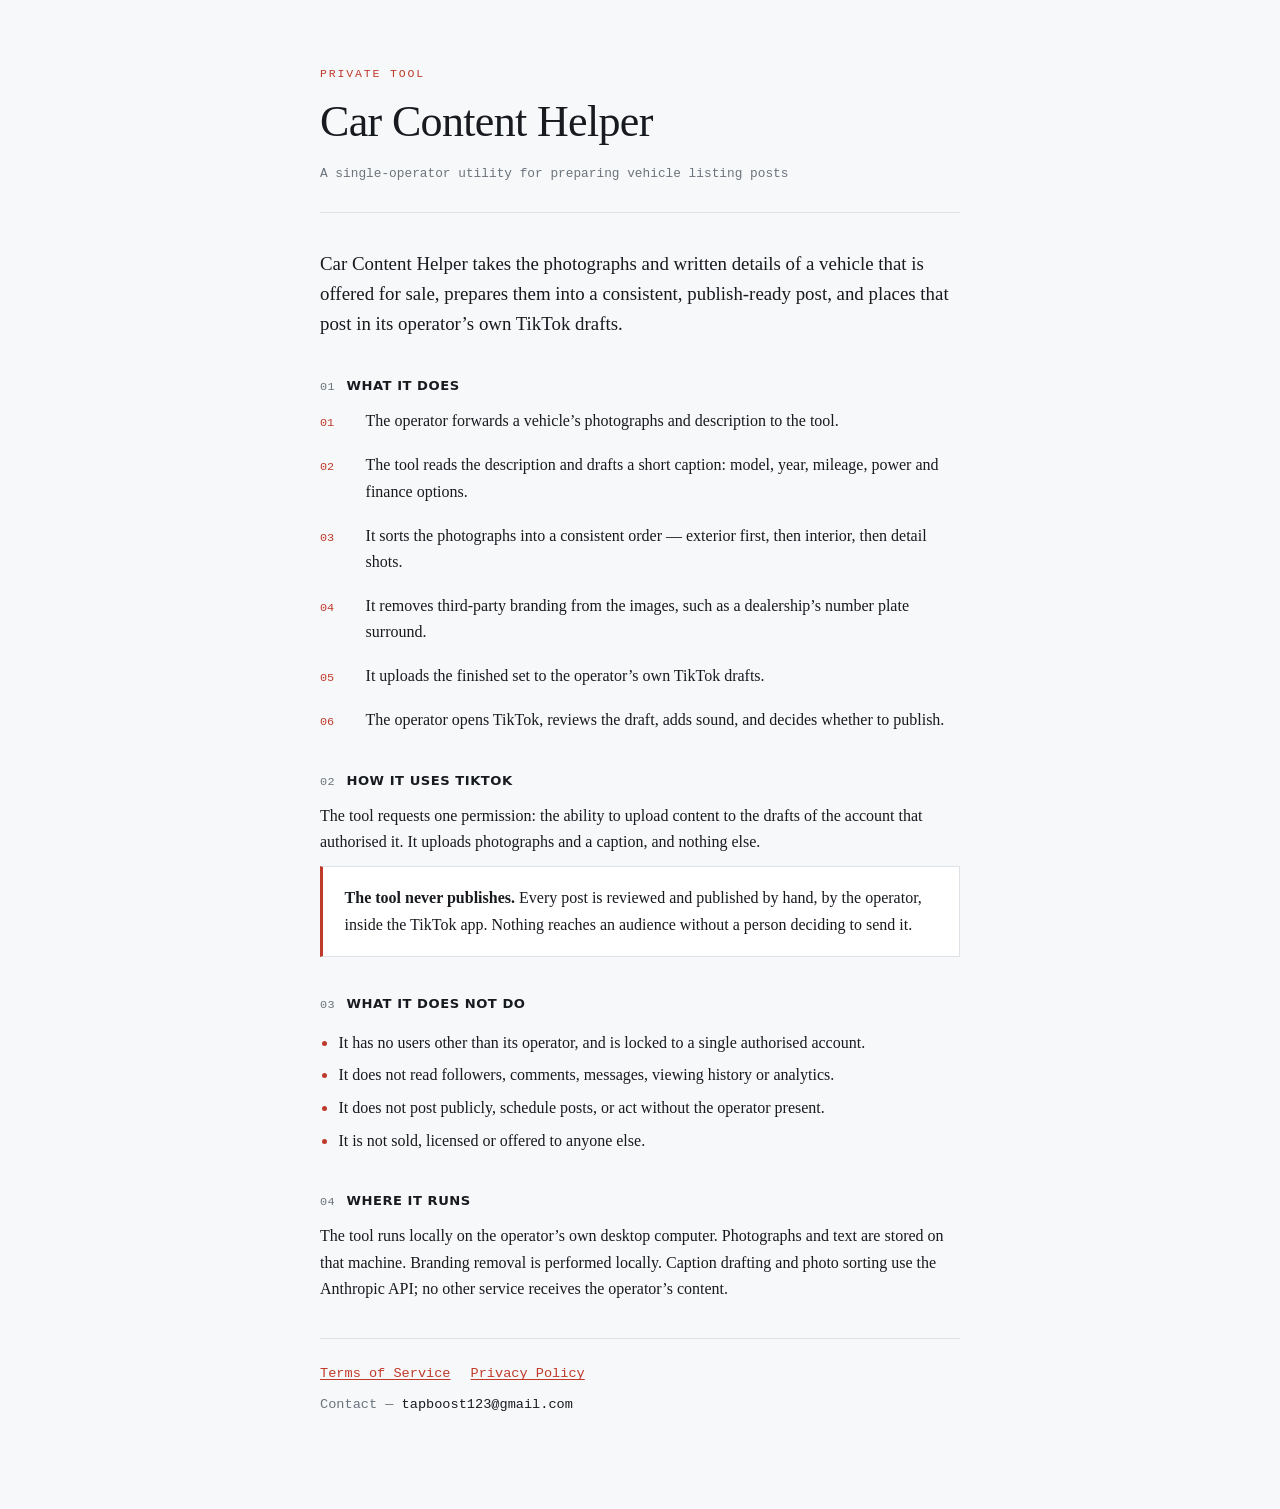
<file: index.html>
<!doctype html>
<html lang="en">
<head>
<meta charset="utf-8">
<meta name="viewport" content="width=device-width, initial-scale=1">
<title>Car Content Helper</title>
<meta name="description" content="A private tool that prepares car listing photos and captions, and sends them to the operator's own TikTok drafts for manual publishing.">
<link rel="stylesheet" href="style.css">
<style>
  .lede { font-size: 1.18rem; line-height: 1.6; }
  .steps { counter-reset: step; display: flex; flex-direction: column; gap: 1.1rem; margin: 0; padding: 0; list-style: none; }
  .steps li { display: grid; grid-template-columns: 2rem 1fr; gap: .85rem; align-items: baseline; }
  .steps li::before {
    counter-increment: step; content: counter(step, decimal-leading-zero);
    font-family: var(--mono); font-size: .74rem; color: var(--accent);
    font-variant-numeric: tabular-nums;
  }
  .note { background: var(--panel); border: 1px solid var(--rule); border-left: 3px solid var(--accent); padding: 1.15rem 1.35rem; }
  .note p { margin: 0; }
  .links { display: flex; flex-wrap: wrap; gap: 1.25rem; font-family: var(--mono); font-size: .85rem; }
</style>
</head>
<body>
<div class="wrap">

  <header>
    <p class="eyebrow">Private tool</p>
    <h1>Car Content Helper</h1>
    <p class="date">A single-operator utility for preparing vehicle listing posts</p>
  </header>

  <p class="lede">Car Content Helper takes the photographs and written details of a vehicle that is offered for sale, prepares them into a consistent, publish-ready post, and places that post in its operator&rsquo;s own TikTok drafts.</p>

  <section>
    <h2><span class="n">01</span> What it does</h2>
    <ol class="steps">
      <li>The operator forwards a vehicle&rsquo;s photographs and description to the tool.</li>
      <li>The tool reads the description and drafts a short caption: model, year, mileage, power and finance options.</li>
      <li>It sorts the photographs into a consistent order &mdash; exterior first, then interior, then detail shots.</li>
      <li>It removes third-party branding from the images, such as a dealership&rsquo;s number plate surround.</li>
      <li>It uploads the finished set to the operator&rsquo;s own TikTok drafts.</li>
      <li>The operator opens TikTok, reviews the draft, adds sound, and decides whether to publish.</li>
    </ol>
  </section>

  <section>
    <h2><span class="n">02</span> How it uses TikTok</h2>
    <p>The tool requests one permission: the ability to upload content to the drafts of the account that authorised it. It uploads photographs and a caption, and nothing else.</p>
    <div class="note">
      <p><strong>The tool never publishes.</strong> Every post is reviewed and published by hand, by the operator, inside the TikTok app. Nothing reaches an audience without a person deciding to send it.</p>
    </div>
  </section>

  <section>
    <h2><span class="n">03</span> What it does not do</h2>
    <ul>
      <li>It has no users other than its operator, and is locked to a single authorised account.</li>
      <li>It does not read followers, comments, messages, viewing history or analytics.</li>
      <li>It does not post publicly, schedule posts, or act without the operator present.</li>
      <li>It is not sold, licensed or offered to anyone else.</li>
    </ul>
  </section>

  <section>
    <h2><span class="n">04</span> Where it runs</h2>
    <p>The tool runs locally on the operator&rsquo;s own desktop computer. Photographs and text are stored on that machine. Branding removal is performed locally. Caption drafting and photo sorting use the Anthropic API; no other service receives the operator&rsquo;s content.</p>
  </section>

  <div class="foot">
    <p class="links">
      <a href="terms.html">Terms of Service</a>
      <a href="privacy.html">Privacy Policy</a>
    </p>
    <p>Contact &mdash; <strong>tapboost123@gmail.com</strong></p>
  </div>

</div>
</body>
</html>
</file>
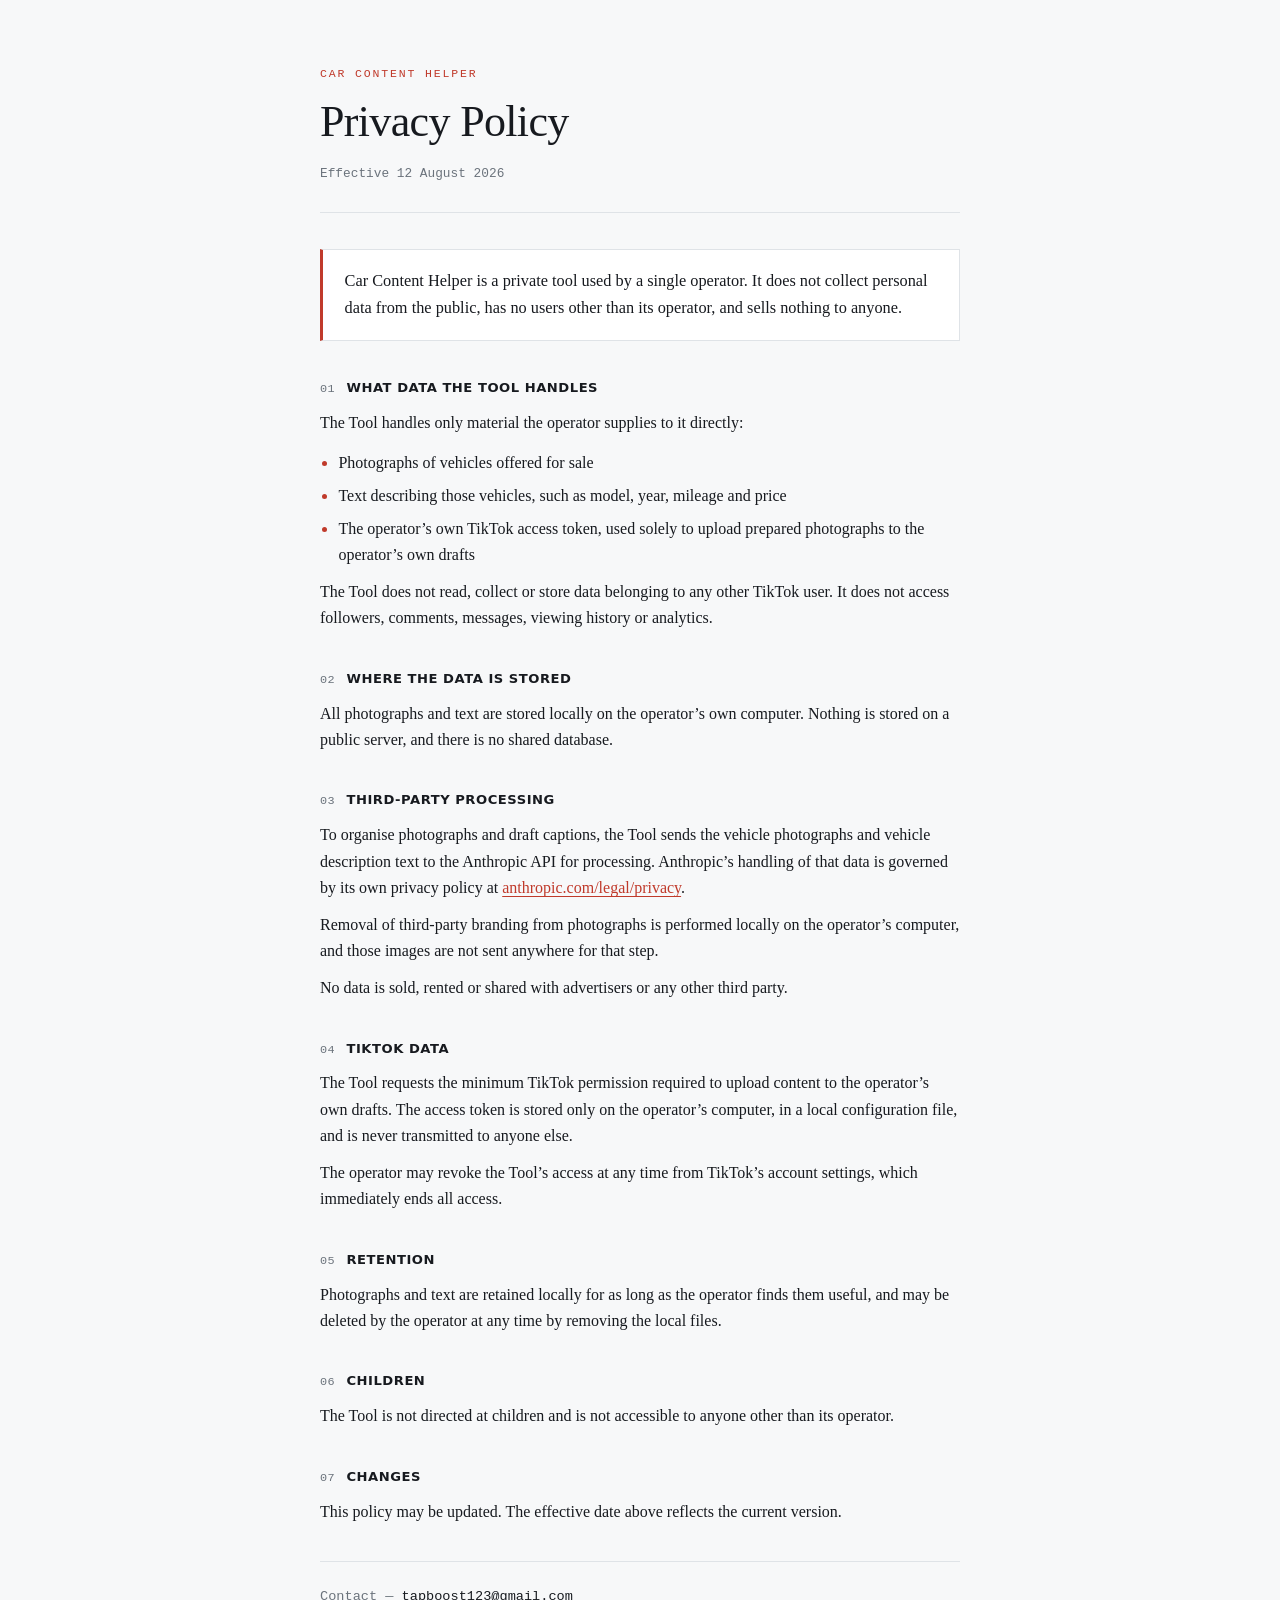
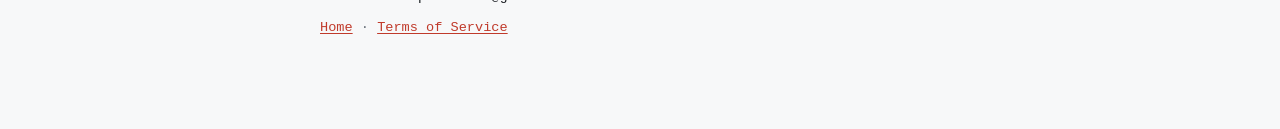
<file: privacy.html>
<!doctype html>
<html lang="en">
<head>
<meta charset="utf-8">
<meta name="viewport" content="width=device-width, initial-scale=1">
<title>Privacy Policy — Car Content Helper</title>
<meta name="description" content="Privacy Policy for Car Content Helper, a private content preparation tool.">
<link rel="stylesheet" href="style.css">
</head>
<body>
<div class="wrap">

  <header>
    <p class="eyebrow">Car Content Helper</p>
    <h1>Privacy Policy</h1>
    <p class="date">Effective 12 August 2026</p>
  </header>

  <div class="summary">
    <p>Car Content Helper is a private tool used by a single operator. It does not collect personal data from the public, has no users other than its operator, and sells nothing to anyone.</p>
  </div>

  <section>
    <h2><span class="n">01</span> What data the Tool handles</h2>
    <p>The Tool handles only material the operator supplies to it directly:</p>
    <ul>
      <li>Photographs of vehicles offered for sale</li>
      <li>Text describing those vehicles, such as model, year, mileage and price</li>
      <li>The operator&rsquo;s own TikTok access token, used solely to upload prepared photographs to the operator&rsquo;s own drafts</li>
    </ul>
    <p>The Tool does not read, collect or store data belonging to any other TikTok user. It does not access followers, comments, messages, viewing history or analytics.</p>
  </section>

  <section>
    <h2><span class="n">02</span> Where the data is stored</h2>
    <p>All photographs and text are stored locally on the operator&rsquo;s own computer. Nothing is stored on a public server, and there is no shared database.</p>
  </section>

  <section>
    <h2><span class="n">03</span> Third-party processing</h2>
    <p>To organise photographs and draft captions, the Tool sends the vehicle photographs and vehicle description text to the Anthropic API for processing. Anthropic&rsquo;s handling of that data is governed by its own privacy policy at <a href="https://www.anthropic.com/legal/privacy">anthropic.com/legal/privacy</a>.</p>
    <p>Removal of third-party branding from photographs is performed locally on the operator&rsquo;s computer, and those images are not sent anywhere for that step.</p>
    <p>No data is sold, rented or shared with advertisers or any other third party.</p>
  </section>

  <section>
    <h2><span class="n">04</span> TikTok data</h2>
    <p>The Tool requests the minimum TikTok permission required to upload content to the operator&rsquo;s own drafts. The access token is stored only on the operator&rsquo;s computer, in a local configuration file, and is never transmitted to anyone else.</p>
    <p>The operator may revoke the Tool&rsquo;s access at any time from TikTok&rsquo;s account settings, which immediately ends all access.</p>
  </section>

  <section>
    <h2><span class="n">05</span> Retention</h2>
    <p>Photographs and text are retained locally for as long as the operator finds them useful, and may be deleted by the operator at any time by removing the local files.</p>
  </section>

  <section>
    <h2><span class="n">06</span> Children</h2>
    <p>The Tool is not directed at children and is not accessible to anyone other than its operator.</p>
  </section>

  <section>
    <h2><span class="n">07</span> Changes</h2>
    <p>This policy may be updated. The effective date above reflects the current version.</p>
  </section>

  <div class="foot">
    <p>Contact &mdash; <strong>tapboost123@gmail.com</strong></p>
    <p><a href="index.html">Home</a> &middot; <a href="terms.html">Terms of Service</a></p>
  </div>

</div>
</body>
</html>
</file>
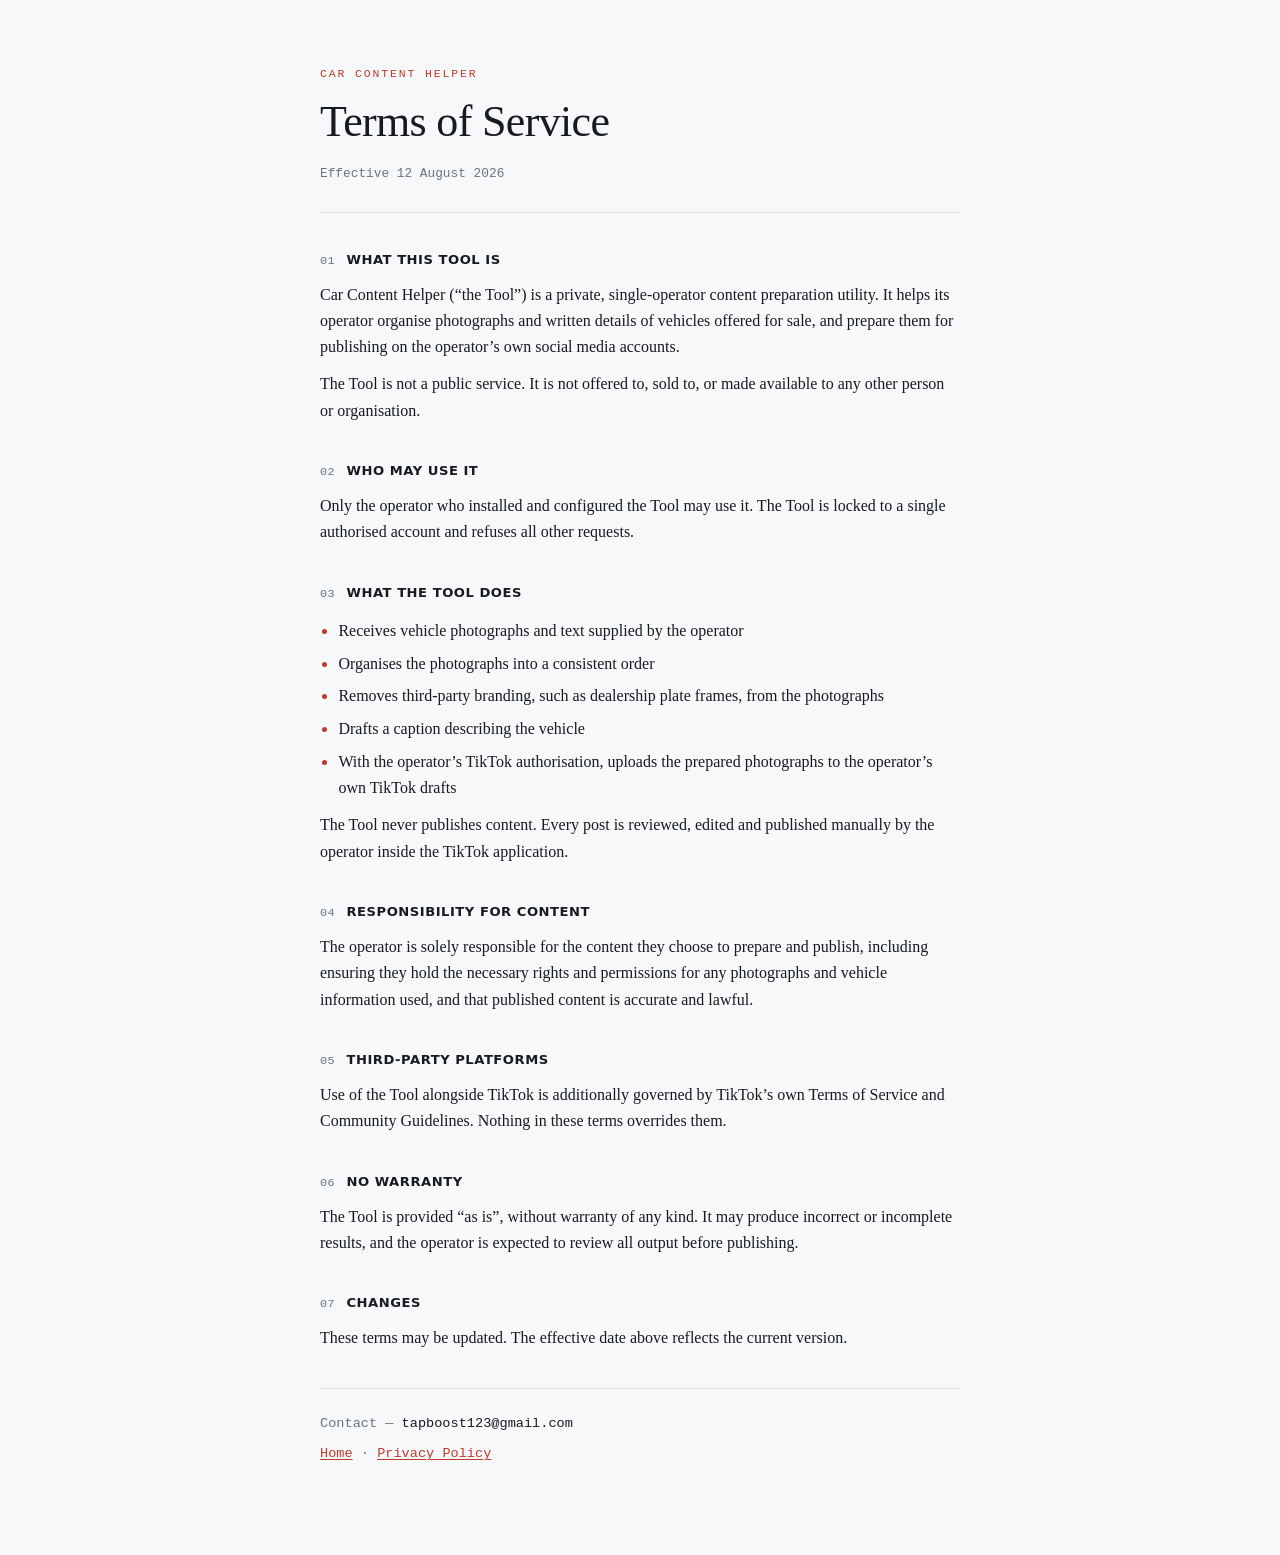
<file: terms.html>
<!doctype html>
<html lang="en">
<head>
<meta charset="utf-8">
<meta name="viewport" content="width=device-width, initial-scale=1">
<title>Terms of Service — Car Content Helper</title>
<meta name="description" content="Terms of Service for Car Content Helper, a private content preparation tool.">
<link rel="stylesheet" href="style.css">
</head>
<body>
<div class="wrap">

  <header>
    <p class="eyebrow">Car Content Helper</p>
    <h1>Terms of Service</h1>
    <p class="date">Effective 12 August 2026</p>
  </header>

  <section>
    <h2><span class="n">01</span> What this tool is</h2>
    <p>Car Content Helper (&ldquo;the Tool&rdquo;) is a private, single-operator content preparation utility. It helps its operator organise photographs and written details of vehicles offered for sale, and prepare them for publishing on the operator&rsquo;s own social media accounts.</p>
    <p>The Tool is not a public service. It is not offered to, sold to, or made available to any other person or organisation.</p>
  </section>

  <section>
    <h2><span class="n">02</span> Who may use it</h2>
    <p>Only the operator who installed and configured the Tool may use it. The Tool is locked to a single authorised account and refuses all other requests.</p>
  </section>

  <section>
    <h2><span class="n">03</span> What the Tool does</h2>
    <ul>
      <li>Receives vehicle photographs and text supplied by the operator</li>
      <li>Organises the photographs into a consistent order</li>
      <li>Removes third-party branding, such as dealership plate frames, from the photographs</li>
      <li>Drafts a caption describing the vehicle</li>
      <li>With the operator&rsquo;s TikTok authorisation, uploads the prepared photographs to the operator&rsquo;s own TikTok drafts</li>
    </ul>
    <p>The Tool never publishes content. Every post is reviewed, edited and published manually by the operator inside the TikTok application.</p>
  </section>

  <section>
    <h2><span class="n">04</span> Responsibility for content</h2>
    <p>The operator is solely responsible for the content they choose to prepare and publish, including ensuring they hold the necessary rights and permissions for any photographs and vehicle information used, and that published content is accurate and lawful.</p>
  </section>

  <section>
    <h2><span class="n">05</span> Third-party platforms</h2>
    <p>Use of the Tool alongside TikTok is additionally governed by TikTok&rsquo;s own Terms of Service and Community Guidelines. Nothing in these terms overrides them.</p>
  </section>

  <section>
    <h2><span class="n">06</span> No warranty</h2>
    <p>The Tool is provided &ldquo;as is&rdquo;, without warranty of any kind. It may produce incorrect or incomplete results, and the operator is expected to review all output before publishing.</p>
  </section>

  <section>
    <h2><span class="n">07</span> Changes</h2>
    <p>These terms may be updated. The effective date above reflects the current version.</p>
  </section>

  <div class="foot">
    <p>Contact &mdash; <strong>tapboost123@gmail.com</strong></p>
    <p><a href="index.html">Home</a> &middot; <a href="privacy.html">Privacy Policy</a></p>
  </div>

</div>
</body>
</html>
</file>
<file: style.css>
:root {
  --ground: #F7F8F9;
  --panel: #FFFFFF;
  --ink: #171A1F;
  --muted: #6B737C;
  --rule: #DFE3E7;
  --accent: #C03A2B;
  --serif: ui-serif, Georgia, "Times New Roman", serif;
  --sans: ui-sans-serif, system-ui, "Segoe UI", Roboto, Helvetica, Arial, sans-serif;
  --mono: ui-monospace, SFMono-Regular, "SF Mono", Menlo, Consolas, monospace;
}

@media (prefers-color-scheme: dark) {
  :root {
    --ground: #0F1216;
    --panel: #151A20;
    --ink: #E6E9ED;
    --muted: #8A9199;
    --rule: #262C34;
    --accent: #E8574A;
  }
}

* { box-sizing: border-box; }

body {
  background: var(--ground);
  color: var(--ink);
  font-family: var(--serif);
  line-height: 1.65;
  margin: 0;
  padding: 4rem 1.5rem 6rem;
  display: flex;
  justify-content: center;
  -webkit-font-smoothing: antialiased;
}

.wrap {
  width: 100%;
  max-width: 40rem;
  display: flex;
  flex-direction: column;
  gap: 2.25rem;
}

.eyebrow {
  font-family: var(--mono);
  font-size: .72rem;
  letter-spacing: .16em;
  text-transform: uppercase;
  color: var(--accent);
  margin: 0 0 .9rem;
}

h1 {
  font-family: var(--serif);
  font-weight: 500;
  font-size: clamp(2rem, 5vw, 2.75rem);
  line-height: 1.12;
  letter-spacing: -.015em;
  text-wrap: balance;
  margin: 0 0 1rem;
}

.date {
  font-family: var(--mono);
  font-size: .8rem;
  color: var(--muted);
  margin: 0;
  padding-bottom: 1.75rem;
  border-bottom: 1px solid var(--rule);
}

.summary {
  background: var(--panel);
  border: 1px solid var(--rule);
  border-left: 3px solid var(--accent);
  padding: 1.15rem 1.35rem;
  font-size: 1.02rem;
}

.summary p { margin: 0; }

section { display: flex; flex-direction: column; gap: .65rem; }

h2 {
  font-family: var(--sans);
  font-size: .82rem;
  font-weight: 650;
  letter-spacing: .04em;
  text-transform: uppercase;
  color: var(--ink);
  margin: 0;
  display: flex;
  gap: .7rem;
  align-items: baseline;
}

h2 .n {
  font-family: var(--mono);
  font-size: .74rem;
  font-weight: 400;
  color: var(--muted);
  font-variant-numeric: tabular-nums;
}

p { margin: 0; }

ul {
  margin: .2rem 0 0;
  padding-left: 1.15rem;
  display: flex;
  flex-direction: column;
  gap: .4rem;
}

li::marker { color: var(--accent); }

a { color: var(--accent); text-underline-offset: .18em; word-break: break-word; }
a:focus-visible { outline: 2px solid var(--accent); outline-offset: 3px; border-radius: 2px; }

.foot {
  border-top: 1px solid var(--rule);
  padding-top: 1.5rem;
  font-family: var(--mono);
  font-size: .85rem;
  color: var(--muted);
  display: flex;
  flex-direction: column;
  gap: .5rem;
}

.foot strong { color: var(--ink); font-weight: 500; }
</file>
